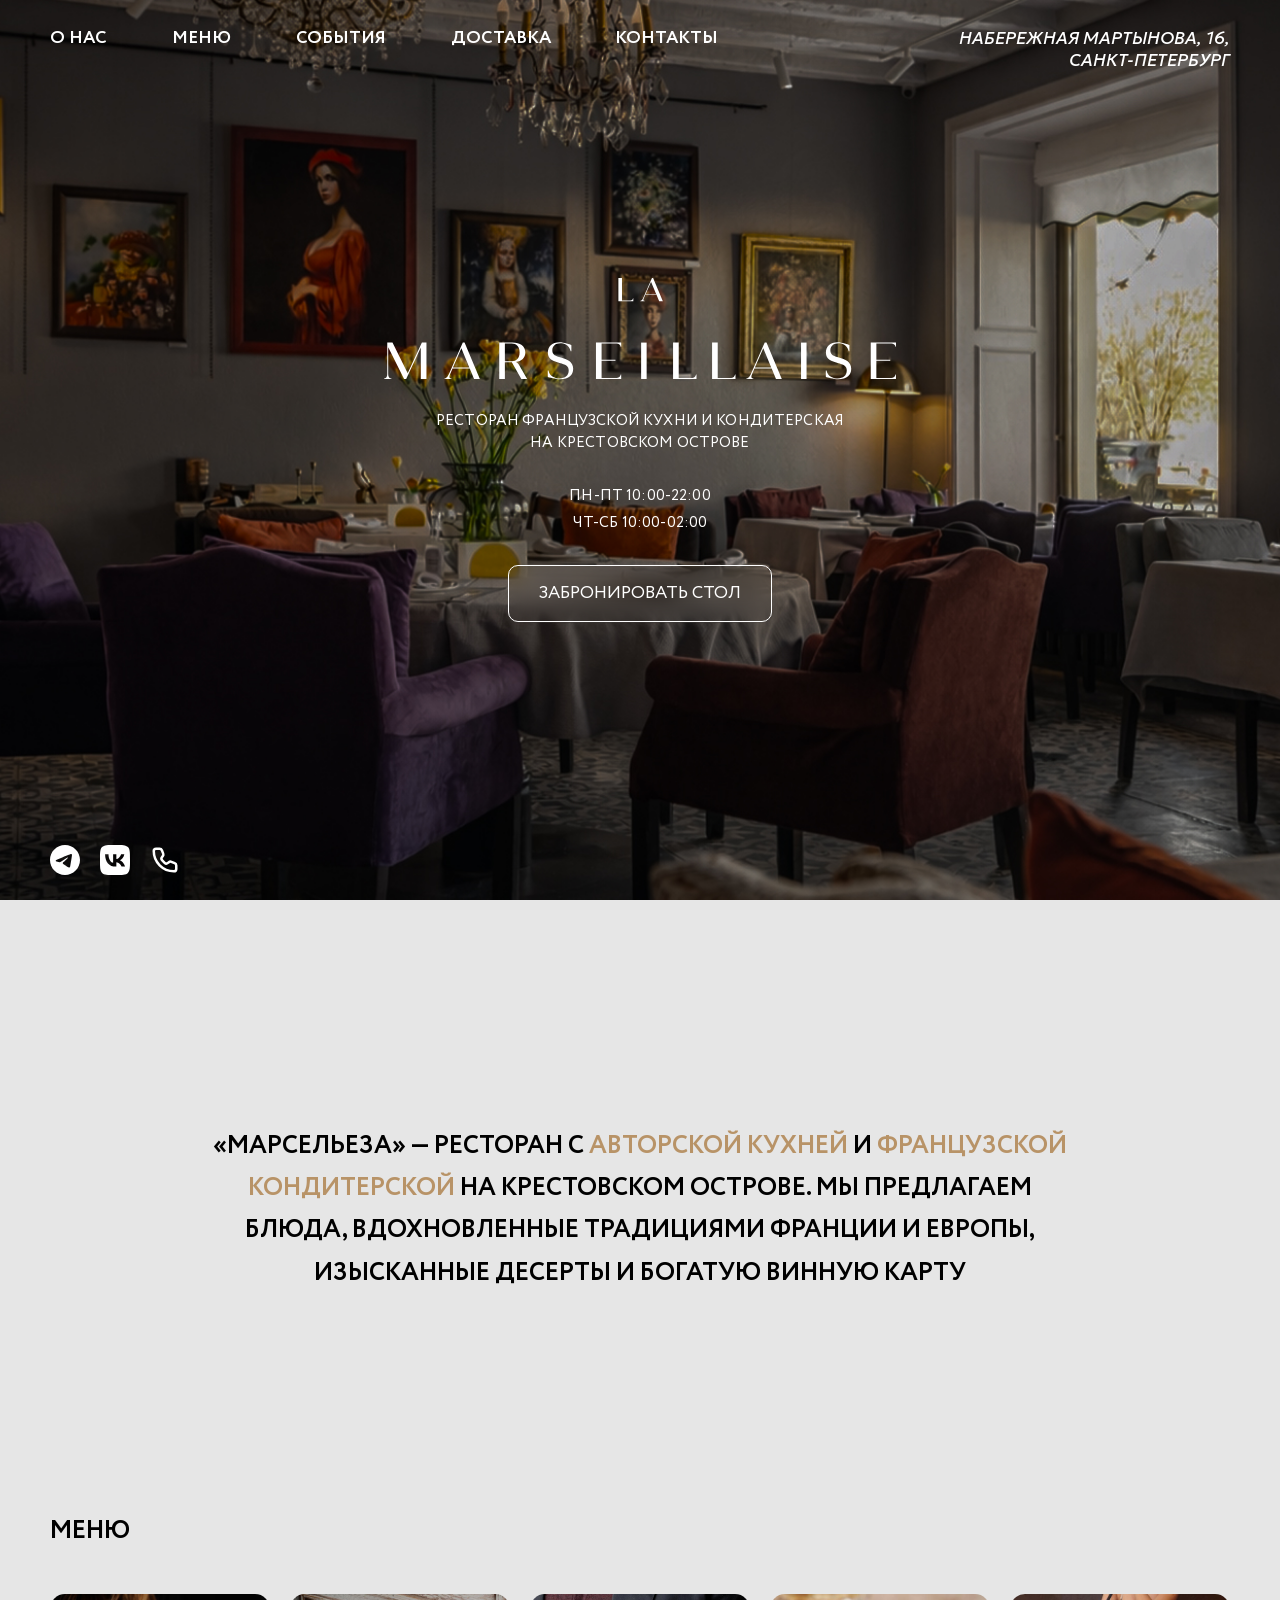
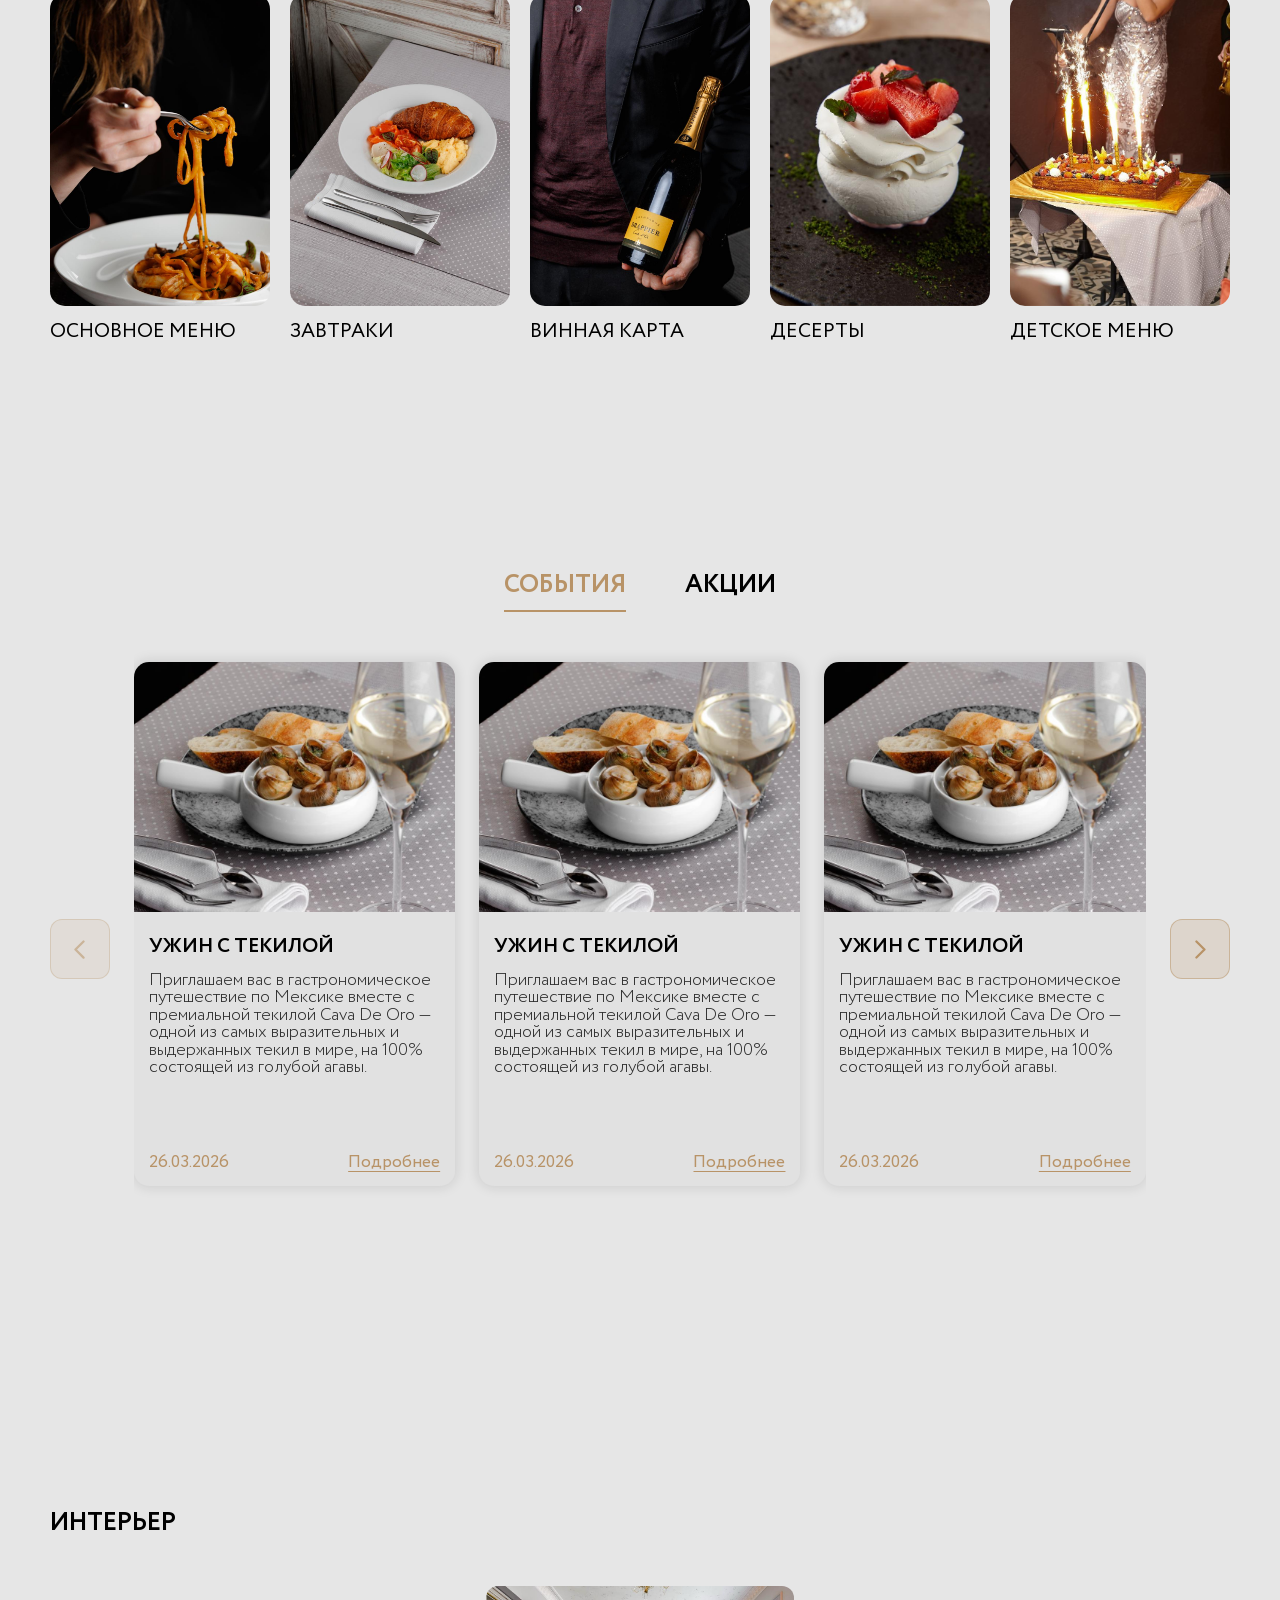
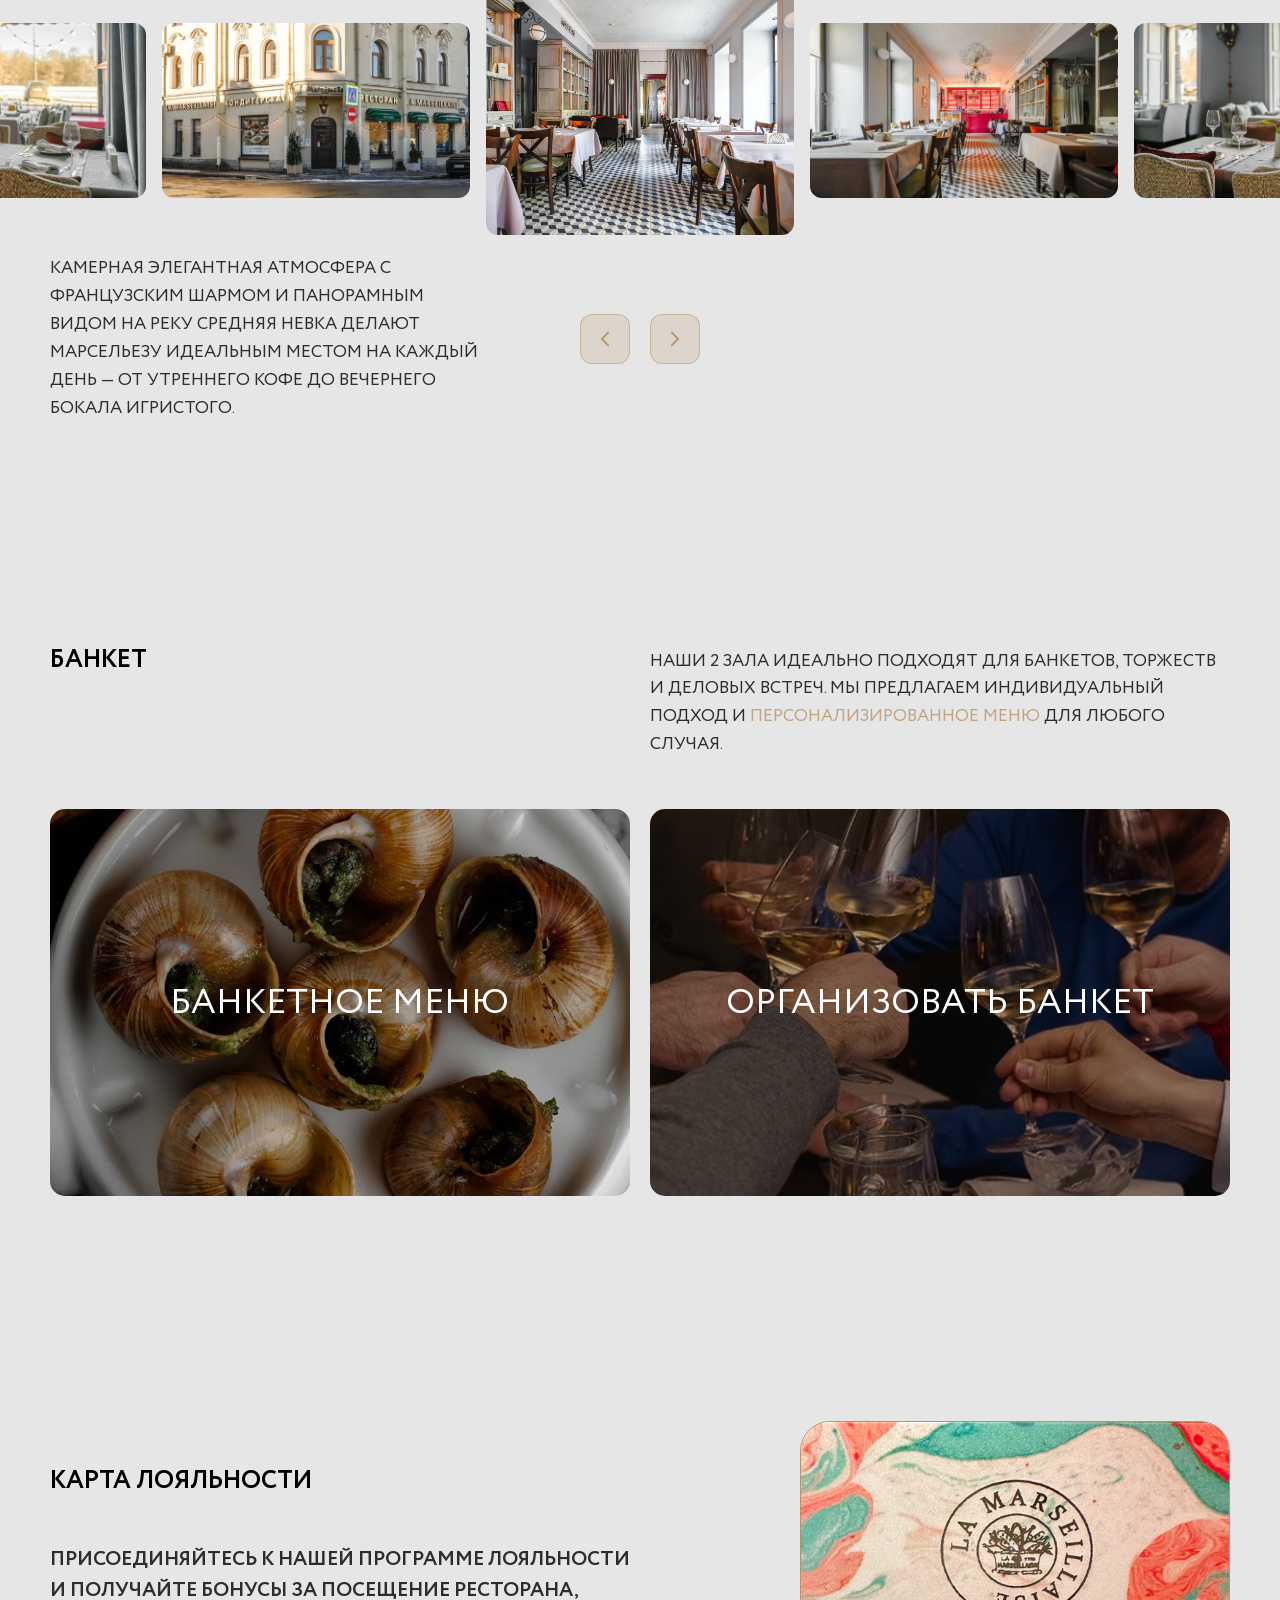
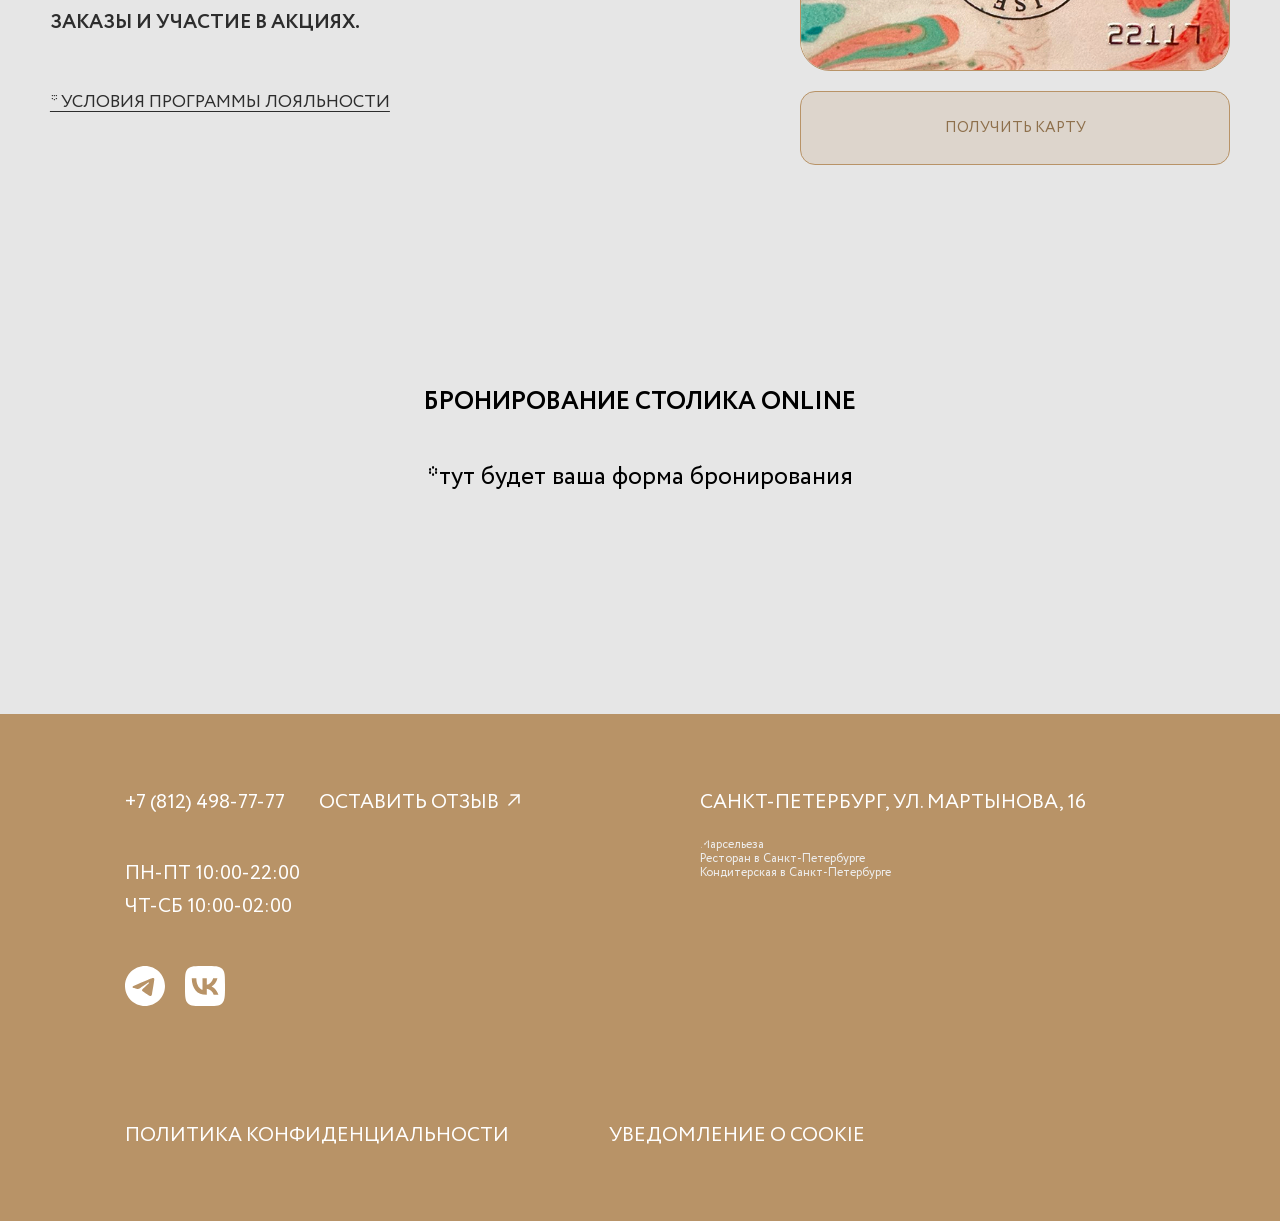
<file: index.html>
<!DOCTYPE html>
<html lang="ru">
<head>
    <meta charset="UTF-8"/>
    <meta name="viewport" content="width=device-width, initial-scale=1.0"/>
    <title>La Marsellaise</title>

    <link rel="stylesheet" href="./assets/libs/swiper/swiper-bundle.min.css"/>
    <link rel="stylesheet" href="./style.css"/>
    <script type="module" src="./script.js" defer></script>
</head>
<body>

<header>
    <div class="header container">
        <nav class="header__btns">
            <a href="#about" class="header__link">О нас</a>
            <a href="#menu" class="header__link">Меню</a>
            <a href="#events" class="header__link">События</a>
            <a href="tel:+78124987777" class="header__link">Доставка</a>
            <a href="#book" class="header__link">Контакты</a>
        </nav>
        <div class="header__contact">
            <a href="https://yandex.ru/maps/-/CLWCRCiI" target="_blank" rel="noopener" class="header__contact-link">
                Набережная Мартынова, 16,
            </a>
            <a href="https://yandex.ru/maps/-/CLWCRCiI" target="_blank" rel="noopener" class="header__contact-link">
                Санкт-Петербург
            </a>
        </div>
    </div>
</header>
<main>
    <section class="screen section" id="home">
        <div class="screen__bg" id="screen-bg">
            <img src="./assets/images/bg.jpg" alt="Фон"/>
        </div>
        <div class="screen__container">
            <div class="screen__logo">
                <img src="./assets/images/logo.svg" alt="Логотип"/>
            </div>
            <p class="screen__subtitle">Ресторан французской кухни и кондитерская на Крестовском острове</p>
            <div class="screen__time-block">
                <div class="screen__time">пн-пт 10:00-22:00</div>
                <div class="screen__time">чт-сб 10:00-02:00</div>
            </div>
            <a href="#book" class="screen__btn">Забронировать стол</a>
        </div>
        <div class="screen__down-block">
            <div class="screen__socials">
                <a href="" class="screen__socials-item">
                    <img src="./assets/images/tg.svg" alt="Telegram">
                </a>
                <a href="" class="screen__socials-item">
                    <img src="./assets/images/vk.svg" alt="VK">
                </a>
                <a href="" class="screen__socials-item">
                    <img src="./assets/images/phone.svg" alt="Звонок">
                </a>
            </div>
            <div class="screen__info">
                <a href="https://yandex.ru/maps/-/CLWCRCiI" target="_blank" rel="noopener" class="header__contact-link">
                    Набережная Мартынова, 16,
                </a>
                <a href="https://yandex.ru/maps/-/CLWCRCiI" target="_blank" rel="noopener" class="header__contact-link">
                    Санкт-Петербург
                </a>
            </div>
        </div>
    </section>
    <section class="description section container grid" id="about">
        <h1 class="description__text">
            «Марсельеза» — ресторан с <span class="gold">авторской кухней</span> и
            <span class="gold">французской кондитерской</span> на Крестовском острове. Мы предлагаем блюда,
            вдохновленные
            традициями Франции и Европы, изысканные десерты и богатую винную карту
        </h1>
    </section>
    <section class="menu section container" id="menu">
        <h2 class="menu__title title">Меню</h2>
        <ul class="menu__list">
            <li class="menu__item">
                <a class="menu__item-img" href="">
                    <img src="./assets/images/menu.jpg" alt="Меню">
                </a>
                <a href="" class="menu__item-name">основное меню</a>
            </li>
            <li class="menu__item">
                <a class="menu__item-img" href="">
                    <img src="./assets/images/menu2.jpg" alt="Меню">
                </a>
                <a href="" class="menu__item-name">завтраки</a>
            </li>
            <li class="menu__item">
                <a class="menu__item-img" href="">
                    <img src="./assets/images/menu3.jpg" alt="Меню">
                </a>
                <a href="" class="menu__item-name">винная карта</a>
            </li>
            <li class="menu__item">
                <a class="menu__item-img" href="">
                    <img src="./assets/images/menu4.jpg" alt="Меню">
                </a>
                <a href="" class="menu__item-name">десерты</a>
            </li>
            <li class="menu__item last">
                <a class="menu__item-img" href="">
                    <img src="./assets/images/menu5.jpg" alt="Меню">
                </a>
                <a href="" class="menu__item-name">детское меню</a>
            </li>
        </ul>
    </section>
    <section class="events section container" id="events">
        <div class="events__btns">
            <h2 class="title active events__part-btn" data-block="1">События</h2>
            <h2 class="title events__part-btn" data-block="2">Акции</h2>
        </div>
        <div data-block="1" class="events__slider events__slider-events active">
            <div class="swiper-events">
                <div class="swiper-wrapper">
                    <div class="swiper-slide">
                        <div class="events__slide-holder">
                            <div class="events__img">
                                <img src="./assets/images/event.jpg" alt="Еда"/>
                            </div>
                            <div class="events__content">
                                <h4 class="events__name">Ужин с текилой</h4>
                                <p class="events__description">Приглашаем вас в гастрономическое путешествие по Мексике
                                    вместе с премиальной текилой Cava De Oro — одной из самых выразительных и
                                    выдержанных текил в мире, на 100% состоящей из голубой агавы.</p>
                                <div class="events__footer">
                                    <span class="events__date">26.03.2026</span>
                                    <a href="https://vanyadr.github.io/la-marsellaise/event.html" target="_blank"
                                       class="events__link">Подробнее</a>
                                </div>
                            </div>
                        </div>
                    </div>
                    <div class="swiper-slide">
                        <div class="events__slide-holder">
                            <div class="events__img">
                                <img src="./assets/images/event.jpg" alt="Еда"/>
                            </div>
                            <div class="events__content">
                                <h4 class="events__name">Ужин с текилой</h4>
                                <p class="events__description">Приглашаем вас в гастрономическое путешествие по Мексике
                                    вместе с премиальной текилой Cava De Oro — одной из самых выразительных и
                                    выдержанных текил в мире, на 100% состоящей из голубой агавы.</p>
                                <div class="events__footer">
                                    <span class="events__date">26.03.2026</span>
                                    <a href="https://vanyadr.github.io/la-marsellaise/event.html" target="_blank"
                                       class="events__link">Подробнее</a>
                                </div>
                            </div>
                        </div>
                    </div>
                    <div class="swiper-slide">
                        <div class="events__slide-holder">
                            <div class="events__img">
                                <img src="./assets/images/event.jpg" alt="Еда"/>
                            </div>
                            <div class="events__content">
                                <h4 class="events__name">Ужин с текилой</h4>
                                <p class="events__description">Приглашаем вас в гастрономическое путешествие по Мексике
                                    вместе с премиальной текилой Cava De Oro — одной из самых выразительных и
                                    выдержанных текил в мире, на 100% состоящей из голубой агавы.</p>
                                <div class="events__footer">
                                    <span class="events__date">26.03.2026</span>
                                    <a href="https://vanyadr.github.io/la-marsellaise/event.html" target="_blank"
                                       class="events__link">Подробнее</a>
                                </div>
                            </div>
                        </div>
                    </div>
                    <div class="swiper-slide">
                        <div class="events__slide-holder">
                            <div class="events__img">
                                <img src="./assets/images/event.jpg" alt="Еда"/>
                            </div>
                            <div class="events__content">
                                <h4 class="events__name">Ужин с текилой</h4>
                                <p class="events__description">Приглашаем вас в гастрономическое путешествие по Мексике
                                    вместе с премиальной текилой Cava De Oro — одной из самых выразительных и
                                    выдержанных текил в мире, на 100% состоящей из голубой агавы.</p>
                                <div class="events__footer">
                                    <span class="events__date">26.03.2026</span>
                                    <a href="https://vanyadr.github.io/la-marsellaise/event.html" target="_blank"
                                       class="events__link">Подробнее</a>
                                </div>
                            </div>
                        </div>
                    </div>
                    <div class="swiper-slide">
                        <div class="events__slide-holder">
                            <div class="events__img">
                                <img src="./assets/images/event.jpg" alt="Еда"/>
                            </div>
                            <div class="events__content">
                                <h4 class="events__name">Ужин с текилой</h4>
                                <p class="events__description">Приглашаем вас в гастрономическое путешествие по Мексике
                                    вместе с премиальной текилой Cava De Oro — одной из самых выразительных и
                                    выдержанных текил в мире, на 100% состоящей из голубой агавы.</p>
                                <div class="events__footer">
                                    <span class="events__date">26.03.2026</span>
                                    <a href="https://vanyadr.github.io/la-marsellaise/event.html" target="_blank"
                                       class="events__link">Подробнее</a>
                                </div>
                            </div>
                        </div>
                    </div>
                    <div class="swiper-slide">
                        <div class="events__slide-holder">
                            <div class="events__img">
                                <img src="./assets/images/event.jpg" alt="Еда"/>
                            </div>
                            <div class="events__content">
                                <h4 class="events__name">Ужин с текилой</h4>
                                <p class="events__description">Приглашаем вас в гастрономическое путешествие по Мексике
                                    вместе с премиальной текилой Cava De Oro — одной из самых выразительных и
                                    выдержанных текил в мире, на 100% состоящей из голубой агавы.</p>
                                <div class="events__footer">
                                    <span class="events__date">26.03.2026</span>
                                    <a href="https://vanyadr.github.io/la-marsellaise/event.html" target="_blank"
                                       class="events__link">Подробнее</a>
                                </div>
                            </div>
                        </div>
                    </div>
                </div>
            </div>
            <button type="button" class="events__btn events swiper-button-prev">
                <img src="./assets/images/arrow.svg" alt="Предыдущее">
            </button>
            <button type="button" class="events__btn events swiper-button-next">
                <img src="./assets/images/arrow.svg" alt="Следующее">
            </button>
        </div>
        <div data-block="2" class="events__slider events__slider-sales">
            <div class="swiper-sales">
                <div class="swiper-wrapper">
                    <div class="swiper-slide">
                        <div class="events__slide-holder">
                            <div class="events__img">
                                <img src="./assets/images/menu3.jpg" alt="Еда"/>
                            </div>
                            <div class="events__content">
                                <h4 class="events__name">Скидка 10% на игристое по понедельникам</h4>
                                <p class="events__description">Приглашаем вас в гастрономическое путешествие по Мексике
                                    вместе с премиальной текилой Cava De Oro — одной из самых выразительных и
                                    выдержанных текил в мире, на 100% состоящей из голубой агавы.</p>
                                <div class="events__footer">
                                    <span class="events__date">26.03.2026</span>
                                    <a href="https://vanyadr.github.io/la-marsellaise/event.html" target="_blank"
                                       class="events__link">Подробнее</a>
                                </div>
                            </div>
                        </div>
                    </div>
                    <div class="swiper-slide">
                        <div class="events__slide-holder">
                            <div class="events__img">
                                <img src="./assets/images/menu3.jpg" alt="Еда"/>
                            </div>
                            <div class="events__content">
                                <h4 class="events__name">Скидка 10% на игристое по понедельникам</h4>
                                <p class="events__description">Приглашаем вас в гастрономическое путешествие по Мексике
                                    вместе с премиальной текилой Cava De Oro — одной из самых выразительных и
                                    выдержанных текил в мире, на 100% состоящей из голубой агавы.</p>
                                <div class="events__footer">
                                    <span class="events__date">26.03.2026</span>
                                    <a href="https://vanyadr.github.io/la-marsellaise/event.html" target="_blank"
                                       class="events__link">Подробнее</a>
                                </div>
                            </div>
                        </div>
                    </div>
                    <div class="swiper-slide">
                        <div class="events__slide-holder">
                            <div class="events__img">
                                <img src="./assets/images/menu3.jpg" alt="Еда"/>
                            </div>
                            <div class="events__content">
                                <h4 class="events__name">Скидка 10% на игристое по понедельникам</h4>
                                <p class="events__description">Приглашаем вас в гастрономическое путешествие по Мексике
                                    вместе с премиальной текилой Cava De Oro — одной из самых выразительных и
                                    выдержанных текил в мире, на 100% состоящей из голубой агавы.</p>
                                <div class="events__footer">
                                    <span class="events__date">26.03.2026</span>
                                    <a href="https://vanyadr.github.io/la-marsellaise/event.html" target="_blank"
                                       class="events__link">Подробнее</a>
                                </div>
                            </div>
                        </div>
                    </div>
                    <div class="swiper-slide">
                        <div class="events__slide-holder">
                            <div class="events__img">
                                <img src="./assets/images/menu3.jpg" alt="Еда"/>
                            </div>
                            <div class="events__content">
                                <h4 class="events__name">Скидка 10% на игристое по понедельникам</h4>
                                <p class="events__description">Приглашаем вас в гастрономическое путешествие по Мексике
                                    вместе с премиальной текилой Cava De Oro — одной из самых выразительных и
                                    выдержанных текил в мире, на 100% состоящей из голубой агавы.</p>
                                <div class="events__footer">
                                    <span class="events__date">26.03.2026</span>
                                    <a href="https://vanyadr.github.io/la-marsellaise/event.html" target="_blank"
                                       class="events__link">Подробнее</a>
                                </div>
                            </div>
                        </div>
                    </div>
                    <div class="swiper-slide">
                        <div class="events__slide-holder">
                            <div class="events__img">
                                <img src="./assets/images/menu3.jpg" alt="Еда"/>
                            </div>
                            <div class="events__content">
                                <h4 class="events__name">Скидка 10% на игристое по понедельникам</h4>
                                <p class="events__description">Приглашаем вас в гастрономическое путешествие по Мексике
                                    вместе с премиальной текилой Cava De Oro — одной из самых выразительных и
                                    выдержанных текил в мире, на 100% состоящей из голубой агавы.</p>
                                <div class="events__footer">
                                    <span class="events__date">26.03.2026</span>
                                    <a href="https://vanyadr.github.io/la-marsellaise/event.html" target="_blank"
                                       class="events__link">Подробнее</a>
                                </div>
                            </div>
                        </div>
                    </div>
                    <div class="swiper-slide">
                        <div class="events__slide-holder">
                            <div class="events__img">
                                <img src="./assets/images/menu3.jpg" alt="Еда"/>
                            </div>
                            <div class="events__content">
                                <h4 class="events__name">Скидка 10% на игристое по понедельникам</h4>
                                <p class="events__description">Приглашаем вас в гастрономическое путешествие по Мексике
                                    вместе с премиальной текилой Cava De Oro — одной из самых выразительных и
                                    выдержанных текил в мире, на 100% состоящей из голубой агавы.</p>
                                <div class="events__footer">
                                    <span class="events__date">26.03.2026</span>
                                    <a href="https://vanyadr.github.io/la-marsellaise/event.html" target="_blank"
                                       class="events__link">Подробнее</a>
                                </div>
                            </div>
                        </div>
                    </div>
                </div>
            </div>
            <button type="button" class="events__btn sales swiper-button-prev">
                <img src="./assets/images/arrow.svg" alt="Предыдущее">
            </button>
            <button type="button" class="events__btn sales swiper-button-next">
                <img src="./assets/images/arrow.svg" alt="Следующее">
            </button>
        </div>
    </section>
    <section class="interrior section">
        <h2 class="interrior__title container title">Интерьер</h2>
        <div class="swiper-interrior">
            <div class="swiper-wrapper">
                <div class="swiper-slide">
                    <img src="./assets/images/int1.jpg" alt="Интерьер"/>
                </div>
                <div class="swiper-slide">
                    <img src="./assets/images/int2.jpg" alt="Интерьер"/>
                </div>
                <div class="swiper-slide">
                    <img src="./assets/images/int3.jpg" alt="Интерьер"/>
                </div>
                <div class="swiper-slide">
                    <img src="./assets/images/int5.jpg" alt="Интерьер"/>
                </div>
                <div class="swiper-slide">
                    <img src="./assets/images/int1.jpg" alt="Интерьер"/>
                </div>
                <div class="swiper-slide">
                    <img src="./assets/images/int2.jpg" alt="Интерьер"/>
                </div>
                <div class="swiper-slide">
                    <img src="./assets/images/int3.jpg" alt="Интерьер"/>
                </div>
                <div class="swiper-slide">
                    <img src="./assets/images/int5.jpg" alt="Интерьер"/>
                </div>
                <div class="swiper-slide">
                    <img src="./assets/images/int1.jpg" alt="Интерьер"/>
                </div>
                <div class="swiper-slide">
                    <img src="./assets/images/int2.jpg" alt="Интерьер"/>
                </div>
                <div class="swiper-slide">
                    <img src="./assets/images/int3.jpg" alt="Интерьер"/>
                </div>
                <div class="swiper-slide">
                    <img src="./assets/images/int5.jpg" alt="Интерьер"/>
                </div>
            </div>
        </div>
        <div class="interrior__about container grid">
            <p class="interrior__text">Камерная элегантная атмосфера с французским шармом и панорамным видом на реку
                Средняя Невка делают Марсельезу идеальным местом на каждый день — от утреннего кофе до вечернего бокала
                игристого.</p>
            <button type="button" class="events__btn interrior swiper-button-prev">
                <img src="./assets/images/arrow.svg" alt="Предыдущее">
            </button>
            <button type="button" class="events__btn interrior swiper-button-next">
                <img src="./assets/images/arrow.svg" alt="Следующее">
            </button>
        </div>
    </section>
    <section class="banket container section grid">
        <h2 class="banket__title title">Банкет</h2>
        <p class="banket__text">наши 2 зала идеально подходят для банкетов, торжеств и деловых встреч. Мы предлагаем
            индивидуальный подход и <span class="gold">персонализированное меню</span> для любого случая.</p>
        <a href="" class="banket__link left">
            <img src="./assets/images/bank1.jpg" alt="">
            <span class="banket__link-text">БАНКЕТНОЕ МЕНЮ</span>
        </a>
        <a href="" class="banket__link right">
            <img src="./assets/images/bank2.png" alt="">
            <span class="banket__link-text">ОРГАНИЗОВАТЬ БАНКЕТ</span>
        </a>
    </section>
    <section class="loyal container section grid">
        <div class="loyal__info">
            <h2 class="loyal__title title">КАРТА ЛОЯЛЬНОСТИ</h2>
            <p class="loyal__text">Присоединяйтесь к нашей программе лояльности и получайте бонусы за посещение
                ресторана, заказы и участие в акциях.</p>
            <a href="" class="loyal__doc">* условия программы лояльности</a>
        </div>
        <div class="loyal__card">
            <div class="loyal__img">
                <img src="./assets/images/card.jpg" alt="">
            </div>
            <button type="button" class="loyal__btn">ПОЛУЧИТЬ КАРТУ</button>
        </div>
    </section>
    <section class="book container section" id="book">
        <h2 class="book__title title">бронирование столика online</h2>
        <p style="text-align: center">*тут будет ваша форма бронирования</p>
    </section>
</main>
<footer>
    <div class="footer container grid">
        <div class="footer__info">
            <div class="footer__info-block">
                <div class="footer__phone">
                    <a href="tel:+78124987777">+7 (812) 498-77-77</a>
                </div>
                <p class="footer__time">пн-пт 10:00-22:00</p>
                <p class="footer__time last">чт-сб 10:00-02:00</p>
                <div class="footer__social">
                    <div>
                        <img src="./assets/images/tg.svg" alt="Телеграм">
                    </div>
                    <div>
                        <img src="./assets/images/vk.svg" alt="ВК">
                    </div>
                </div>
            </div>
            <div class="footer__review">
                <a href="" class="footer__review-link">оставить отзыв</a>
            </div>
        </div>
        <div class="footer__map">
            <div class="footer__address">
                <a href="">Санкт-Петербург, ул. Мартынова, 16</a>
            </div>
            <div class="footer__y-map">
                <div style="position:relative;overflow:hidden;width: 100%"><a
                        href="https://yandex.ru/maps/org/marselyeza/1046329109/?utm_medium=mapframe&utm_source=maps"
                        style="color:#eee;font-size:12px;position:absolute;top:0px;">Марсельеза</a><a
                        href="https://yandex.ru/maps/2/saint-petersburg/category/restaurant/184106394/?utm_medium=mapframe&utm_source=maps"
                        style="color:#eee;font-size:12px;position:absolute;top:14px;">Ресторан в Санкт‑Петербурге</a><a
                        href="https://yandex.ru/maps/2/saint-petersburg/category/confectionary/184108017/?utm_medium=mapframe&utm_source=maps"
                        style="color:#eee;font-size:12px;position:absolute;top:28px;">Кондитерская в
                    Санкт‑Петербурге</a>
                    <iframe src="https://yandex.ru/map-widget/v1/?ll=30.260820%2C59.974401&mode=search&oid=1046329109&ol=biz&z=17.01"
                            width="100%" height="100%" frameborder="1" allowfullscreen="true"
                            style="position:relative;"></iframe>
                </div>
            </div>
        </div>
        <div class="footer__sub">
            <a href="" class="footer__doc">Политика конфиденциальности</a>
            <a href="" class="footer__doc">уведомление о cookie</a>
        </div>
    </div>
</footer>
</body>
</html>
</file>
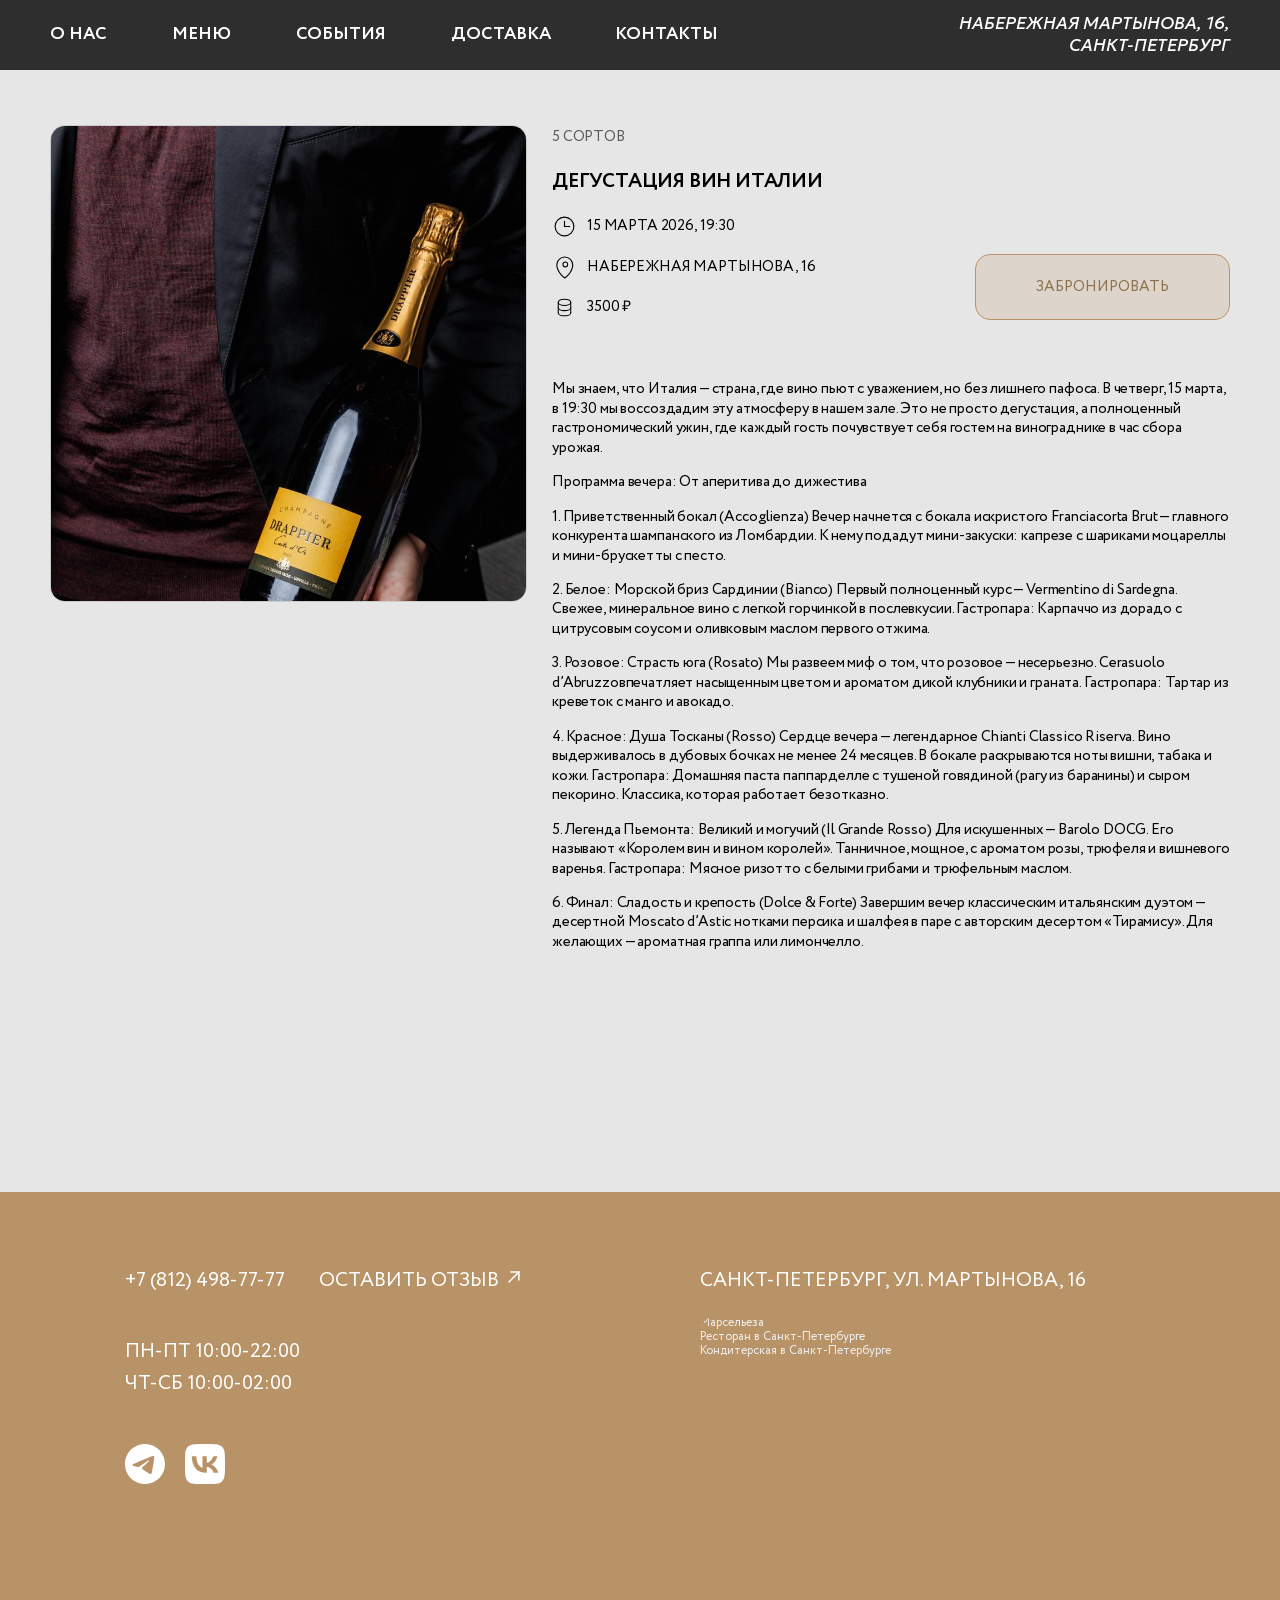
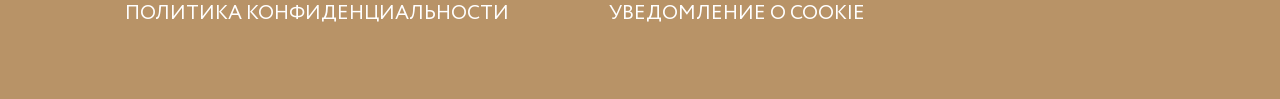
<file: event.html>
<!DOCTYPE html>
<html lang="ru">
<head>
    <meta charset="UTF-8"/>
    <meta name="viewport" content="width=device-width, initial-scale=1.0"/>
    <title>La Marsellaise</title>

    <link rel="stylesheet" href="./assets/libs/swiper/swiper-bundle.min.css"/>
    <link rel="stylesheet" href="./style.css"/>
</head>
<body>

<header class="scrolled">
    <div class="header container">
        <nav class="header__btns">
            <a href="#about" class="header__link">О нас</a>
            <a href="#menu" class="header__link">Меню</a>
            <a href="#events" class="header__link">События</a>
            <a href="tel:+78124987777" class="header__link">Доставка</a>
            <a href="#book" class="header__link">Контакты</a>
        </nav>
        <div class="header__contact">
            <a href="https://yandex.ru/maps/-/CLWCRCiI" target="_blank" rel="noopener" class="header__contact-link">
                Набережная Мартынова, 16,
            </a>
            <a href="https://yandex.ru/maps/-/CLWCRCiI" target="_blank" rel="noopener" class="header__contact-link">
                Санкт-Петербург
            </a>
        </div>
    </div>
</header>
<main>
    <section class="singleEvent container section">
        <div class="EventGrid">
            <div class="singleEvent__img">
                <img src="./assets/images/menu3.jpg" alt="Дегустация вин Италии">
            </div>
            <div class="singleEvent__content">
                <h2 class="singleEvent__subtitle">5 cортов</h2>
                <h1 class="singleEvent__title">Дегустация вин Италии</h1>
                <div class="singleEvent__info">
                    <ul class="singleEvent__list">
                        <li class="singleEvent__item">
                            <div class="singleEvent__icon">
                                <img src="./assets/images/time.svg" alt="">
                            </div>
                            <p class="singleEvent__param">15 марта 2026, 19:30</p>
                        </li>
                        <li class="singleEvent__item">
                            <div class="singleEvent__icon">
                                <img src="./assets/images/location.svg" alt="">
                            </div>
                            <p class="singleEvent__param">Набережная Мартынова, 16</p>
                        </li>
                        <li class="singleEvent__item">
                            <div class="singleEvent__icon">
                                <img src="./assets/images/price.svg" alt="">
                            </div>
                            <p class="singleEvent__param">3500 ₽</p>
                        </li>
                    </ul>
                    <a href=""
                       class="singleEvent__book btn">ЗАБРОНИРОВАТЬ</a>
                </div>

                <p class="singleEvent__description">Мы знаем, что Италия — страна, где вино пьют с уважением, но без
                    лишнего пафоса. В четверг, 15 марта, в 19:30 мы воссоздадим эту атмосферу в нашем зале. Это не
                    просто дегустация, а полноценный гастрономический ужин, где каждый гость почувствует себя гостем на
                    винограднике в час сбора урожая.</p>
                <p class="singleEvent__description">Программа вечера: От аперитива до дижестива</p>
                <p class="singleEvent__description">1. Приветственный бокал (Accoglienza) Вечер начнется с бокала
                    искристого Franciacorta Brut —
                    главного конкурента шампанского из Ломбардии. К нему подадут мини-закуски: капрезе с шариками
                    моцареллы и мини-брускетты с песто.</p>
                <p class="singleEvent__description">2. Белое: Морской бриз Сардинии (Bianco) Первый полноценный курс
                    — Vermentino di Sardegna. Свежее,
                    минеральное вино с легкой горчинкой в послевкусии. Гастропара: Карпаччо из дорадо с цитрусовым
                    соусом и оливковым маслом первого отжима.</p>
                <p class="singleEvent__description">3. Розовое: Страсть юга (Rosato) Мы развеем миф о том, что розовое —
                    несерьезно. Cerasuolo
                    d’Abruzzoвпечатляет насыщенным цветом и ароматом дикой клубники и граната. Гастропара: Тартар из
                    креветок с манго и авокадо.</p>
                <p class="singleEvent__description">4. Красное: Душа Тосканы (Rosso) Сердце вечера — легендарное Chianti
                    Classico Riserva. Вино
                    выдерживалось в дубовых бочках не менее 24 месяцев. В бокале раскрываются ноты вишни, табака и
                    кожи. Гастропара: Домашняя паста паппарделле с тушеной говядиной (рагу из баранины) и сыром
                    пекорино. Классика, которая работает безотказно.</p>
                <p class="singleEvent__description">5. Легенда Пьемонта: Великий и могучий (Il Grande Rosso) Для
                    искушенных — Barolo DOCG. Его называют
                    «Королем вин и вином королей». Танничное, мощное, с ароматом розы, трюфеля и вишневого
                    варенья. Гастропара: Мясное ризотто с белыми грибами и трюфельным маслом.</p>
                <p class="singleEvent__description">6. Финал: Сладость и крепость (Dolce & Forte) Завершим вечер
                    классическим итальянским дуэтом —
                    десертной Moscato d’Astiс нотками персика и шалфея в паре с авторским десертом «Тирамису». Для
                    желающих — ароматная граппа или лимончелло.</p>
            </div>
        </div>
    </section>
</main>
<footer>
    <div class="footer container grid">
        <div class="footer__info">
            <div class="footer__info-block">
                <div class="footer__phone">
                    <a href="tel:+78124987777">+7 (812) 498-77-77</a>
                </div>
                <p class="footer__time">пн-пт 10:00-22:00</p>
                <p class="footer__time last">чт-сб 10:00-02:00</p>
                <div class="footer__social">
                    <div>
                        <img src="./assets/images/tg.svg" alt="Телеграм">
                    </div>
                    <div>
                        <img src="./assets/images/vk.svg" alt="ВК">
                    </div>
                </div>
            </div>
            <div class="footer__review">
                <a href="" class="footer__review-link">оставить отзыв</a>
            </div>
        </div>
        <div class="footer__map">
            <div class="footer__address">
                <a href="">Санкт-Петербург, ул. Мартынова, 16</a>
            </div>
            <div class="footer__y-map">
                <div style="position:relative;overflow:hidden;width: 100%"><a
                        href="https://yandex.ru/maps/org/marselyeza/1046329109/?utm_medium=mapframe&utm_source=maps"
                        style="color:#eee;font-size:12px;position:absolute;top:0px;">Марсельеза</a><a
                        href="https://yandex.ru/maps/2/saint-petersburg/category/restaurant/184106394/?utm_medium=mapframe&utm_source=maps"
                        style="color:#eee;font-size:12px;position:absolute;top:14px;">Ресторан в Санкт‑Петербурге</a><a
                        href="https://yandex.ru/maps/2/saint-petersburg/category/confectionary/184108017/?utm_medium=mapframe&utm_source=maps"
                        style="color:#eee;font-size:12px;position:absolute;top:28px;">Кондитерская в
                    Санкт‑Петербурге</a>
                    <iframe src="https://yandex.ru/map-widget/v1/?ll=30.260820%2C59.974401&mode=search&oid=1046329109&ol=biz&z=17.01"
                            width="100%" height="100%" frameborder="1" allowfullscreen="true"
                            style="position:relative;"></iframe>
                </div>
            </div>
        </div>
        <div class="footer__sub">
            <a href="" class="footer__doc">Политика конфиденциальности</a>
            <a href="" class="footer__doc">уведомление о cookie</a>
        </div>
    </div>
</footer>
</body>
</html>
</file>
<file: style.css>
/* Шрифты */
@font-face {
    font-family: 'Circe';
    src: url('./assets/fonts/circe_bold.eot'); /* IE 9 Compatibility Mode */
    src: url('./assets/fonts/circe_bold.eot?#iefix') format('embedded-opentype'), /* IE < 9 */ url('./assets/fonts/circe_bold.woff2') format('woff2'), /* Super Modern Browsers */ url('./assets/fonts/circe_bold.woff') format('woff');
    font-weight: bold;
    font-style: normal;
    font-display: swap;
}

@font-face {
    font-family: 'Circe';
    src: url('./assets/fonts/circe_light.eot'); /* IE 9 Compatibility Mode */
    src: url('./assets/fonts/circe_light.eot?#iefix') format('embedded-opentype'), /* IE < 9 */ url('./assets/fonts/circe_light.woff2') format('woff2'), /* Super Modern Browsers */ url('./assets/fonts/circe_light.woff') format('woff');
    font-weight: 300;
    font-style: normal;
    font-display: swap;
}

@font-face {
    font-family: 'Circe';
    src: url('./assets/fonts/circe.eot'); /* IE 9 Compatibility Mode */
    src: url('./assets/fonts/circe.eot?#iefix') format('embedded-opentype'), /* IE < 9 */ url('./assets/fonts/circe.woff2') format('woff2'), /* Super Modern Browsers */ url('./assets/fonts/circe.woff') format('woff');
    font-weight: normal;
    font-style: normal;
    font-display: swap;
}

@font-face {
    font-family: 'Geologica';
    src: url('./assets/fonts/geologica-italic.eot'); /* IE 9 Compatibility Mode */
    src: url('./assets/fonts/geologica-italic.eot?#iefix') format('embedded-opentype'), /* IE < 9 */ url('./assets/fonts/geologica-italic.woff2') format('woff2'), /* Super Modern Browsers */ url('./assets/fonts/geologica-italic.woff') format('woff');
    font-weight: normal;
    font-style: italic;
    font-display: swap;
}

/* Сброс стилей */
* {
    padding: 0;
    margin: 0;
    border: 0;
}

*,
*:before,
*:after {
    -moz-box-sizing: border-box;
    -webkit-box-sizing: border-box;
    box-sizing: border-box;
}

:focus,
:active {
    outline: none;
}

a:focus,
a:active {
    outline: none;
}

nav,
footer,
header,
aside {
    display: block;
}

html,
body {
    height: 100%;
    width: 100%;
    font-size: 100%;
    line-height: 1;
    -ms-text-size-adjust: 100%;
    -moz-text-size-adjust: 100%;
    -webkit-text-size-adjust: 100%;
}

input,
button,
textarea {
    font-family: inherit;
}

input::-ms-clear {
    display: none;
}

button {
    cursor: pointer;
}

button::-moz-focus-inner {
    padding: 0;
    border: 0;
}

a,
a:visited {
    text-decoration: none;
}

a:hover {
    text-decoration: none;
}

ul li {
    list-style: none;
}

img {
    vertical-align: top;
}

h1,
h2,
h3,
h4,
h5,
h6 {
    font-size: inherit;
    font-weight: inherit;
}

a {
    color: inherit;
}

/* Базовые стили */
:root {
    font-synthesis: none;
    text-rendering: optimizeLegibility;
    -webkit-font-smoothing: antialiased;
    -moz-osx-font-smoothing: grayscale;
}

html {
    font-size: 20px;
    line-height: normal;
    -webkit-text-size-adjust: 100%;
    overflow-y: scroll;
    scroll-behavior: smooth;
}

@media (max-width: 1800px) {
    html {
        font-size: 20px;
    }
}

@media (max-width: 1400px) {
    html {
        font-size: 1.95vw;
    }
}

@media (max-width: 1024px) {
    html {
        font-size: 2.6vw;
    }
}

@media (max-width: 768px) {
    html {
        font-size: 5.33vw;
    }
}

@media (max-width: 1800px) {
}

@media (max-width: 1400px) {
}

@media (max-width: 1024px) {
}

@media (max-width: 768px) {
}

body {
    background-color: #e6e6e6;
    color: #000;
    font-family: "Circe", sans-serif;
    scrollbar-gutter: stable;
}

.container {
    max-width: 84rem;
    margin: 0 auto;
}

@media (max-width: 1800px) {
    .container {
        max-width: 64rem;
    }
}

@media (max-width: 1400px) {
    .container {
        max-width: none;
        margin: 0;
        padding: 0 2rem;
    }
}

@media (max-width: 768px) {
    .container {
        padding: 0 .8rem;
    }
}

.section {
    margin-bottom: 9rem;
}

@media (max-width: 768px) {
    .section {
        margin-bottom: 7rem;
    }
}

.grid {
    display: grid;
    grid-template-columns: repeat(8, 1fr);
    column-gap: 1rem;
}

@media (max-width: 1400px) {
    .grid {
        column-gap: .8rem;
    }
}

@media (max-width: 768px) {
    .grid {
        grid-template-columns: repeat(4, 1fr);
        column-gap: .4rem;
    }
}

.gold {
    color: #b89367;
}

.title {
    font-weight: 700;
    font-size: 1.6rem;
    line-height: 100%;
    text-transform: uppercase;
    color: #000;
    margin-bottom: 2rem;
}

@media (max-width: 1800px) {
    .title {
        font-size: 1.2rem;
    }
}

@media (max-width: 1400px) {
    .title {
        font-size: 1rem;
    }
}

@media (max-width: 1024px) {
    .title {
        font-size: .8rem;
        margin-bottom: 1.2rem;
    }
}

@media (max-width: 768px) {
    .title {
        grid-column: 1/-1;
    }
}


img {
    width: 100%;
    height: 100%;
    object-fit: contain;
}

svg {
    width: 100%;
    height: auto;
}

main {
    overflow: hidden;
}

[id] {
    scroll-margin-top: 5rem;
}

@keyframes appearHeader {
    from {
        transform: translateY(-100%);
    }
    to {
        transform: translateY(0);
    }
}

@keyframes appearLogo {
    from {
        opacity: 0;
    }
    to {
        opacity: 1;
    }
}

@keyframes appearBtn {
    from {
        opacity: 0;
        transform: translateY(100%);
    }
    to {
        opacity: 1;
        transform: translateY(0);
    }
}

@keyframes appearMobile {
    from {
        transform: translateX(200%);
    }
    to {
        transform: translateX(0);
    }
}

/* Шапка */
header {
    position: fixed;
    width: 100%;
    top: 0;
    overflow: hidden;
    z-index: 1;
    transform: translateY(-100%);
    transition: background-color 0.2s;
    animation: appearHeader 0.5s ease 0.5s forwards;
}

header.scrolled {
    background: rgba(0, 0, 0, 0.8);
    z-index: 2;
}

header.scrolled .header {
    padding-top: 0.8rem;
    padding-bottom: 0.8rem;
    align-items: center;
}

@media (max-width: 1800px) {
    header.scrolled .header {
        padding-top: 0.6rem;
        padding-bottom: 0.6rem;
    }
}

@media (max-width: 768px) {
    header.scrolled .header {
        padding-top: 0.4rem;
        padding-bottom: 0.4rem;
    }
}

.header {
    padding-top: 1.2rem;
    padding-bottom: 1.2rem;
    display: flex;
    align-items: flex-start;
    justify-content: space-between;
    transition: padding 0.2s;
}

.header__btns {
    display: flex;
    align-items: center;
    gap: 3.5rem;
}

@media (max-width: 1800px) {
    .header__btns {
        gap: 2.6rem;
    }
}

@media (max-width: 1024px) {
    .header__btns {
        gap: 1.6rem;
    }
}

@media (max-width: 768px) {
    .header__btns {
        gap: .6rem;
        justify-content: space-between;
        width: 100%;
    }
}

.header__link:hover,
.header__contact-link:hover {
    color: #b89367;
}

.header__link,
.header__contact-link {
    display: block;
    color: #fff;
    font-size: 1rem;
    text-transform: uppercase;
    font-weight: 700;
    transition: color 0.2s;
}

.header__contact-link {
    font-weight: 400;
    font-family: 'Geologica', sans-serif;
    font-style: italic;
}

@media (max-width: 1800px) {
    .header__link,
    .header__contact-link {
        font-size: 0.7rem;
    }
}

@media (max-width: 1024px) {
    .header__link,
    .header__contact-link {
        font-size: 0.6rem;
    }
}

.header__contact {
    display: flex;
    flex-direction: column;
    align-items: flex-end;
    gap: 0.2rem;
}

@media (max-width: 768px) {
    .header__contact {
        display: none;
    }
}

/* Первый экран */
.screen {
    height: 100vh;
    position: relative;
    overflow: hidden;
}

.screen__container {
    display: flex;
    flex-direction: column;
    justify-content: center;
    align-items: center;
    gap: 2rem;
    position: absolute;
    width: 100%;
    height: 100%;
}

@media (max-width: 1800px) {
    .screen__container {
        gap: 1.2rem;
    }
}

.screen__bg {
    position: absolute;
    width: 100%;
    height: 100%;
    background: #000;
}

.screen__bg img {
    object-fit: cover;
}

.screen__logo {
    width: 20.5rem;
    opacity: 0;
    animation: appearLogo 1s ease 1s forwards;
}

@media (max-width: 1024px) {
    .screen__logo {
        width: 14.5rem;
    }
}

.screen__subtitle, .screen__time {
    width: 20.5rem;
    font-weight: 400;
    font-size: .8rem;
    line-height: 150%;
    letter-spacing: 0.01em;
    text-transform: uppercase;
    text-align: center;
    color: #fff;
    opacity: 0;
    animation: appearLogo 1s ease 1s forwards;
}

@media (max-width: 1800px) {
    .screen__subtitle, .screen__time {
        font-size: .6rem;
    }
}

@media (max-width: 1024px) {
    .screen__subtitle, .screen__time {
        width: 14.5rem;
    }
}

.screen__time-block {
    display: flex;
    flex-direction: column;
    align-items: center;
    gap: .2rem;
}

.screen__btn:hover {
    color: rgba(255, 255, 255, 0.8);
    border-color: rgba(255, 255, 255, 0.8);
}

.screen__btn:active {
    color: #7e7e7e;
    border-color: #7e7e7e;
}

.screen__btn {
    display: block;
    color: #fff;
    padding: .7rem 2.4rem;
    border-radius: 0.6rem;
    border: 1px solid #fff;
    -webkit-backdrop-filter: blur(10px);
    backdrop-filter: blur(10px);
    font-size: .6rem;
    font-style: normal;
    font-weight: 400;
    line-height: normal;
    text-transform: uppercase;
    opacity: 0;
    cursor: pointer;
    animation: appearLogo 1s ease 1s forwards;
    transition: color 0.2s, border-color 0.2s;
}

@media (max-width: 1800px) {
    .screen__btn {
        border-radius: 0.4rem;
        padding: 0.6rem 1.2rem;
        font-size: 0.7rem;
    }
}

@media (max-width: 1024px) {
    .screen__btn {
        font-size: 0.6rem;
    }
}

.screen__down-block {
    position: absolute;
    width: 100%;
    bottom: 0;
    display: flex;
    align-items: flex-end;
    justify-content: space-between;
    padding: 2rem calc((100% - 84rem) * 0.5);
    opacity: 0;
    transform: translateY(100%);
    animation: appearBtn 0.5s ease 1.5s forwards;
}

@media (max-width: 1800px) {
    .screen__down-block {
        padding: 2rem calc((100% - 64rem) * 0.5);
    }
}

@media (max-width: 1400px) {
    .screen__down-block {
        padding: 1rem 2rem;
    }
}

@media (max-width: 768px) {
    .screen__down-block {
        padding: 1rem .8rem;
    }
}

.screen__socials {
    display: flex;
    align-items: center;
    gap: 1rem;
}

@media (max-width: 1800px) {
}

@media (max-width: 1400px) {
    .screen__socials {
        gap: .8rem;
    }
}

@media (max-width: 1024px) {
    .screen__socials {
        gap: .6rem;
    }
}

.screen__socials-item {
    display: block;
    width: 1.6rem;
    height: 1.6rem;
}

@media (max-width: 1400px) {
    .screen__socials-item {
        width: 1.2rem;
        height: 1.2rem;
    }
}

.screen__info {
    display: none;
}

@media (max-width: 768px) {
    .screen__info {
        display: flex;
        flex-direction: column;
        align-items: flex-end;
        gap: 0.2rem;
    }
}

/*Описание*/
.description__text {
    grid-column: 2/8;
    font-weight: 700;
    font-size: 1.6rem;
    line-height: 170%;
    text-transform: uppercase;
    text-align: center;
    color: #000;
}

@media (max-width: 1800px) {
    .description__text {
        font-size: 1.2rem;
    }
}

@media (max-width: 1400px) {
    .description__text {
        font-size: 1rem;
    }
}

@media (max-width: 1024px) {
    .description__text {
        font-size: .8rem;
    }
}

@media (max-width: 768px) {
    .description__text {
        grid-column: 1/-1;
    }
}

/*Меню*/

.menu__list {
    display: grid;
    grid-template-columns: repeat(5, 1fr);
    grid-template-rows: 24rem;
    gap: 1rem;
}

.menu__item {
    display: flex;
    align-items: flex-end;
    gap: 1rem;
    height: 100%;
    overflow: hidden;
    position: relative;
}

.menu__item-img img {
    object-fit: cover;
}

.menu__item-img {
    display: block;
    position: absolute;
    top: 0;
    left: 0;
    width: 100%;
    overflow: hidden;
    border-radius: 0.6rem;
    height: 21.4rem;
    transition: height 0.2s;
}

.menu__item-name {
    font-weight: 400;
    font-size: 1rem;
    line-height: 160%;
    text-transform: uppercase;
    transition: color 0.2s;
}

.menu__item-name:hover {
    color: #b89367;
}

.menu__item-img:hover {
    height: 24rem;
}

@media (max-width: 1800px) {
    .menu__list {
        grid-template-rows: 18rem;
    }

    .menu__item-img {
        height: 15.7rem;
    }

    .menu__item-img:hover {
        height: 18rem;
    }
}

@media (max-width: 1400px) {
    .menu__list {
        grid-template-rows: 14.2rem;
        gap: .8rem;
    }

    .menu__item {
        gap: .8rem;
    }

    .menu__item-img {
        height: 12.5rem;
    }

    .menu__item-name {
        font-size: .8rem;
    }

    .menu__item-img:hover {
        height: 14.2rem;
    }
}

@media (max-width: 1024px) {
    .menu__list {
        grid-template-rows: 11.8rem;
        gap: .4rem;
    }

    .menu__item {
        gap: .4rem;
    }

    .menu__item-img {
        height: 10rem;
    }

    .menu__item-name {
        font-size: .6rem;
    }

    .menu__item-img:hover {
        height: 11.8rem;
    }
}

@media (max-width: 768px) {
    .menu__list {
        grid-template-columns: repeat(2, 1fr);
        grid-template-rows: repeat(3, 12.5rem);
        column-gap: .4rem;
        row-gap: 1.2rem;
    }

    .menu__item-img {
        height: 11rem;
    }

    .menu__item-name:hover {
        color: #000;
    }

    .menu__item-img:hover {
        height: 11rem;
    }

    .menu__item.last {
        grid-column: 1/-1;
    }
}

/* Блок События */
.events .title {
    cursor: pointer;
    transition: color 0.2s;
    margin-bottom: 0;
}

.events .title:hover {
    color: #b89367;
}

.swiper-events, .swiper-sales {
    overflow: hidden;
    padding: 2rem 0 4rem;
}


.events__slider {
    position: relative;
    padding: 0 calc(2.4rem + 24px);
    display: none;
}

.events__slider.active {
    display: block;
}

.events__btns {
    display: flex;
    align-items: flex-start;
    gap: 2.4rem;
    justify-content: center;
}

.events__btns .title.active {
    color: #b89367;
    border-bottom: 2px solid #b89367;
    padding-bottom: .5rem;
}

.events__slider .events__btn.swiper-button-prev,
.events__slider .events__btn.swiper-button-next {
    position: absolute;
    top: 50%;
    cursor: pointer;
    display: block;
    width: 2.4rem;
    height: 2.4rem;
    padding: 0.7rem;
    margin: 0;
    z-index: 0;
    border-radius: 12px;
    background: rgba(184, 147, 103, 0.2);
    border: 1px solid rgba(184, 147, 103, 0.5);
}

.events__btn .swiper-navigation-icon {
    display: none;
}

.events__slider .events__btn.swiper-button-next {
    left: auto;
    right: 0;
    transform: translate(0, -50%);
}

.events__slider .events__btn.swiper-button-prev {
    right: auto;
    left: 0;
    transform: translate(0, -50%);
}

.events__slider .events__btn.swiper-button-next img {
    transform: rotate(180deg);
}

.events__slider .events__btn.swiper-button-next.swiper-button-disabled,
.events__slider .events__btn.swiper-button-prev.swiper-button-disabled {
    opacity: .6;
}

.events__slide-holder {
    border-radius: 0.6rem;
    background: rgba(203, 203, 204, 0.2);
    display: grid;
    grid-template-rows: 10rem 7rem;
    gap: 1rem;
    overflow: hidden;
    box-shadow: 0 0 12px 2px rgba(0, 0, 0, 0.1);
}

.events__img {
    width: 100%;
    height: 100%;
    overflow: hidden;
}

.events__img img {
    object-fit: cover;
}

.events__content {
    display: flex;
    flex-direction: column;
    gap: 0.6rem;
    padding: 0 .6rem .6rem;
}

.events__name {
    font-weight: 700;
    font-size: .8rem;
    text-transform: uppercase;
}

.events__description {
    font-size: 0.7rem;
    font-weight: 300;
    opacity: 0.8;
}

.events__footer {
    display: flex;
    align-items: baseline;
    justify-content: space-between;
    margin-top: auto;
}

.events__date,
.events__link {
    font-size: 0.7rem;
    color: #b89367;
    display: block;
}

.events__link:hover,
.events__link:visited {
    text-decoration: underline;
}

.events__link {
    text-decoration: underline;
    text-underline-offset: 0.15rem;
    cursor: pointer;
}

@media (max-width: 1800px) {
    .events__slide-holder {
        grid-template-rows: 10rem 10rem;
    }
}

@media (max-width: 1400px) {
}

@media (max-width: 1024px) {
    .swiper-events, .swiper-sales {
        padding: 1.2rem 0;
    }

    .events__btns .title.active {
        padding-bottom: .4rem;
    }

    .events__slide-holder {
        grid-template-rows: 10rem 7rem;
    }

    .events__name {
        font-size: .7rem;
    }

    .events__description {
        font-size: 0.6rem;
    }

    .events__date,
    .events__link {
        font-size: 0.6rem;

    }

    .events__slider .events__btn.swiper-button-prev,
    .events__slider .events__btn.swiper-button-next {
        width: 2rem;
        height: 2rem;
        padding: 0.5rem;
    }

    .events__slider {
        padding: 0 calc(2rem + 12px);
    }
}

@media (max-width: 769px) {
    .events__slide-holder {
        grid-template-rows: 10rem 10rem;
    }
}

/*Интерьер*/
.interrior .swiper-interrior {
    overflow: hidden;
}

.interrior .swiper-slide {
    display: flex;
    align-items: center;
    justify-content: center;
    height: 11.5rem;
    border-radius: 12px;
    overflow: hidden;
    transition: width 0.4s ease, height 0.4s ease;
}

.interrior .swiper-slide > img {
    object-fit: cover;
}


.interrior .swiper-slide-active {
    height: 17rem;
}

.interrior .swiper-wrapper {
    height: 17rem;
    align-items: center;
    margin-bottom: 1.2rem;
}

.interrior .about__buttons {
    display: flex;
    position: static;
    align-items: center;
    justify-content: center;
    gap: 1.2rem;
}

.interrior .events__btn.swiper-button-prev,
.interrior .events__btn.swiper-button-next {
    position: static;
    cursor: pointer;
    display: block;
    width: 2.4rem;
    height: 2.4rem;
    padding: 0.7rem;
    margin: 0;
    z-index: 0;
    border-radius: 12px;
    background: rgba(184, 147, 103, 0.2);
    border: 1px solid rgba(184, 147, 103, 0.5);
}

.interrior .swiper-navigation-icon {
    display: none;
}

.interrior .swiper-button-next > img {
    transform: rotateZ(180deg);
}

.interrior__about {
    align-items: center;
}

.interrior__text {
    grid-column: 1/4;
    padding-right: 6rem;
    font-weight: 400;
    font-size: .9rem;
    line-height: 160%;
    text-transform: uppercase;
    color: #000;
    opacity: .8;
}

.interrior .events__btn.swiper-button-prev {
    justify-self: end;
}

.interrior.swiper-button-prev {
}

@media (max-width: 1800px) {

    .interrior .swiper-slide {
        height: 10rem;
    }

    .interrior .swiper-slide-active {
        height: 14rem;
    }

    .interrior .swiper-wrapper {
        height: 14rem;
    }

    .interrior__text {
        font-size: .7rem;
        padding-right: 4rem;
    }
}

@media (max-width: 1400px) {

    .interrior .swiper-slide {
        height: 7rem;
    }

    .interrior .swiper-slide-active {
        height: 10rem;
    }

    .interrior .swiper-wrapper {
        height: 10rem;
        margin-bottom: 0.8rem;
    }

    .interrior .events__btn.swiper-button-prev,
    .interrior .events__btn.swiper-button-next {
        width: 2rem;
        height: 2rem;
        padding: 0.6rem;
    }

    .interrior__text {
        padding-right: 0;
    }
}

@media (max-width: 1024px) {
    .interrior .swiper-wrapper {
        margin-bottom: 1.2rem;
    }

    .interrior .swiper-slide {
        height: 5.5rem;
    }

    .interrior .swiper-slide-active {
        height: 8rem;
    }

    .interrior .swiper-wrapper {
        height: 8rem;
    }

    .interrior__text {
        padding-top: 1.2rem;
        font-size: .6rem;
    }
}

@media (max-width: 768px) {
    .interrior__text {
        order: 1;
        grid-column: 1/-1;
    }

    .interrior .events__btn.swiper-button-prev {
        grid-column: 2/3
    }

    .interrior .events__btn.swiper-button-next {
        grid-column: 3/4
    }
}

/*Банкет*/
.banket {
    row-gap: 2rem;
}

.banket__title {
    grid-column: 1/5;
    margin-bottom: 0;
}

.banket__text {
    grid-column: 5/-1;
    font-weight: 400;
    font-size: 1rem;
    line-height: 160%;
    text-transform: uppercase;
    opacity: 0.8;
}

.banket__link {
    display: block;
    overflow: hidden;
    aspect-ratio: 1.5/1;
    border-radius: 0.6rem;
    position: relative;
}

.banket__link img {
    object-fit: cover;
}

.banket__link.left {
    grid-column: 1/5;
}

.banket__link-text {
    position: absolute;
    top: 50%;
    left: 50%;
    transform: translate(-50%, -50%);
    font-weight: 400;
    font-size: 1.6rem;
    color: #fff;
    text-transform: uppercase;
    white-space: nowrap;
}

.banket__link.right {
    grid-column: 5/-1;
}

@media (max-width: 1800px) {
    .banket__text {
        font-size: .8rem;
    }
}

@media (max-width: 1400px) {
    .banket__text {
        font-size: .7rem;
    }

    .banket__link-text {
        font-size: 1.4rem;
    }
}

@media (max-width: 1024px) {
    .banket {
        row-gap: 1.2rem;
    }

    .banket__text {
        font-size: .6rem;
    }

    .banket__link-text {
        font-size: 1rem;
    }
}

@media (max-width: 768px) {
    .banket__title {
        grid-column: 1/-1;
    }

    .banket__text {
        grid-column: 1/-1;
    }

    .banket__link.left {
        grid-column: 1/3;
    }

    .banket__link-text {
        font-size: .6rem;
    }

    .banket__link.right {
        grid-column: 3/-1;
    }
}

/*Карта лояльности*/
.loyal {
    align-items: center;
}

.loyal__info {
    grid-column: 1/4;
    display: flex;
    flex-direction: column;
    gap: 2rem;
}

.loyal__title {
    margin-bottom: 0;
}

.loyal__text {
    font-weight: 700;
    font-size: 1rem;
    line-height: 160%;
    text-transform: uppercase;
    opacity: 0.8;
}

.loyal__doc:hover {
    text-decoration: underline;
}

.loyal__doc {
    font-weight: 400;
    font-size: .8rem;
    line-height: 160%;
    text-transform: uppercase;
    text-decoration: underline;
    text-decoration-skip-ink: none;
    text-underline-offset: 4px;
    opacity: 0.8;
    width: fit-content;
}

.loyal__card {
    grid-column: 5/-1;
    padding: 0 6rem;
}

.loyal__img {
    margin-bottom: 1rem;
    overflow: hidden;
    border-radius: 1.2rem;
    border: 1px solid rgba(184, 147, 103, 1);
}

.loyal__btn:hover {
    background: rgba(184, 147, 103, 0.5);
}

.loyal__btn {
    border: 1px solid rgba(184, 147, 103, 1);
    border-radius: 0.6rem;
    padding: 1rem 2.4rem;
    width: 100%;
    background: rgba(184, 147, 103, 0.2);
    font-weight: 400;
    font-size: .7rem;
    color: #8e704c;
    transition: background-color .2s;
}

@media (max-width: 1800px) {
    .loyal__info {
        grid-column: 1/5;
    }

    .loyal__card {
        padding: 0 4.5rem;
    }
}

@media (max-width: 1400px) {
    .loyal__info {
        grid-column: 1/5;
    }

    .loyal__text {
        font-size: 0.8rem;
    }

    .loyal__doc {
        font-size: .7rem;
    }

    .loyal__card {
        grid-column: 6/-1;
        padding: 0;
    }

    .loyal__img {
        margin-bottom: 0.8rem;
    }

    .loyal__btn {
        font-size: .6rem;
    }
}

@media (max-width: 1024px) {
    .loyal__info {
        grid-column: 1/4;
        gap: 1.2rem;
    }

    .loyal__text {
        font-size: 0.6rem;
    }

    .loyal__doc {
        font-size: .6rem;
    }

    .loyal__card {
        grid-column: 6/-1;
    }

    .loyal__btn {
        padding: 0.6rem 2.4rem;
    }
}

@media (max-width: 768px) {
    .loyal {
        row-gap: 1.2rem;
    }

    .loyal__info {
        grid-column: 1/-1;
    }

    .loyal__card {
        grid-column: 1/-1;
    }

    .loyal__btn:hover {
        background: rgba(184, 147, 103, 0.2);
    }
}

/*Бронь*/
.book__title {
    text-align: center;
}

/* Футер */
footer {
    background: #b89367;
    padding: 3rem;
    color: #fff;
}

.footer {
    row-gap: 1rem;
}

.footer__info {
    grid-column: 1 / 4;
    display: flex;
    justify-content: space-between;
}

.footer__phone a {
    font-size: .8rem;
}

.footer__phone {
    margin-bottom: 2rem;
}

.footer__social {
    display: flex;
    gap: 0.8rem;
    align-items: center;
}

.footer__social div {
    width: 1.6rem;
    height: 1.6rem;
}

.footer__time {
    font-size: .8rem;
    text-transform: uppercase;
    margin-bottom: .5rem;
}

.footer__time.last {
    margin-bottom: 2rem;
}

.footer__review-link {
    font-weight: 400;
    font-size: 0.8rem;
    text-transform: uppercase;
    position: relative;
}

.footer__review-link::after {
    content: url("./assets/images/link.svg");
    position: absolute;
    right: 0;
    top: 50%;
    transform: translate(110%, -50%);
    width: 1.2rem;
    height: 1.2rem;
}

.footer__map {
    grid-column: 5 / -1;
}

.footer__address {
    margin-bottom: 1rem;
}

.footer__address a {
    font-size: 0.8rem;
    text-transform: uppercase;
}

.footer__y-map {
    border-radius: 0.6rem;
    overflow: hidden;
}

.footer__y-map div {
    height: 15rem;
}

.footer__sub {
    grid-column: 1 / -1;
    display: flex;
    gap: 4rem;
}

.footer__doc {
    font-size: 0.8rem;
    text-transform: uppercase;
}

@media (max-width: 1400px) {
    .footer__map {
        padding-left: 2rem;
    }

    .footer__y-map div {
        height: 10.5rem;
    }
}

@media (max-width: 1024px) {
    .footer__info {
        flex-direction: column;
    }

    footer {
        padding: 1.2rem 0;
    }

    .footer {
        row-gap: 2rem;
    }

    .footer__info {
        grid-column: 1 / 3;
    }

    .footer__phone a {
        font-size: .7rem;
    }

    .footer__time {
        font-size: .7rem;
        margin-bottom: .5rem;
    }

    .footer__review-link {
        font-size: 0.7rem;
    }

    .footer__map {
        grid-column: 4/-1;
    }

    .footer__address a {
        font-size: 0.7rem;
    }

    .footer__sub {
        justify-content: space-between;
        gap: 1rem;
    }

    .footer__doc {
        font-size: 0.7rem;
    }
}

@media (max-width: 768px) {
    .footer__map {
        grid-column: 1/-1;
        padding: 0;
    }

    .footer__info {
        grid-column: 1/-1;
        flex-direction: row;
        padding-right: 2rem;
    }

    .footer__sub {
        flex-direction: column;
    }
}

/* Страница события */
.singleEvent {
    padding-top: 6rem;
}

.EventGrid {
    display: grid;
    grid-template-columns: repeat(12, 1fr);
    gap: 1rem;
    row-gap: 3rem;
    position: relative;
}

.singleEvent__img {
    grid-column: 2 / 6;
    border: 1px solid rgba(203, 203, 204, 1);
    aspect-ratio: 1/1;
    border-radius: 0.6rem;
    overflow: hidden;
}

.singleEvent__img img {
    object-fit: cover;
}

.singleEvent__content {
    grid-column: 7 / 12;
}

.singleEvent__subtitle {
    font-size: .8rem;
    line-height: 170%;
    letter-spacing: -0.01em;
    text-transform: uppercase;
    opacity: 0.6;
    margin-bottom: 0.6rem;
}

.singleEvent__title {
    font-weight: 600;
    font-size: 1.4rem;
    line-height: 170%;
    letter-spacing: -0.01em;
    text-transform: uppercase;
    margin-bottom: 0.6rem;
}

.singleEvent__info {
    display: flex;
    gap: 0.6rem;
    justify-content: space-between;
    align-items: flex-end;
    margin-bottom: 2.4rem;
}

.singleEvent__list {
    display: flex;
    flex-direction: column;
    gap: 0.6rem;
}

.singleEvent__item {
    display: flex;
    gap: 0.4rem;
    align-items: center;
}

.singleEvent__icon {
    width: 1.2rem;
    height: 1.2rem;
}

.singleEvent__param {
    font-size: .8rem;
    line-height: 170%;
    letter-spacing: -0.01em;
    text-transform: uppercase;
}

.singleEvent__book.btn:hover {
    background: rgba(184, 147, 103, 0.5);
}

.singleEvent__book.btn {
    border: 1px solid rgba(184, 147, 103, 1);
    border-radius: 0.6rem;
    padding: 1rem 2.4rem;
    background: rgba(184, 147, 103, 0.2);
    font-weight: 400;
    font-size: .7rem;
    color: #8e704c;
    transition: background-color .2s;
}

.singleEvent__description {
    font-size: .8rem;
    line-height: 130%;
    letter-spacing: -0.01em;
    margin-bottom: 0.6rem;
}

@media (max-width: 1800px) {
    .singleEvent {
        padding-top: 5rem;
    }

    .singleEvent__img {
        grid-column: 1 / 6;
    }

    .singleEvent__content {
        grid-column: 7 / -1;
    }
}

@media (max-width: 1400px) {
    .singleEvent__content {
        grid-column: 6 / -1;
    }

    .singleEvent__subtitle {
        font-size: .6rem;
    }

    .singleEvent__title {
        font-size: .8rem;
    }

    .singleEvent__icon {
        width: 1rem;
        height: 1rem;
    }

    .singleEvent__param {
        font-size: .6rem;
    }

    .singleEvent__description {
        font-size: .6rem;
    }

    .singleEvent__book.btn {
        font-size: .6rem;
    }
}

@media (max-width: 1024px) {
    .grid {
        grid-template-columns: repeat(8, 1fr);
        gap: 0.4rem;
        row-gap: 3rem;
    }

    .singleEvent {
        padding-top: 4rem;
    }

    .singleEvent__img {
        grid-column: 1 / 4;
    }

    .singleEvent__content {
        grid-column: 4 / -1;
    }

    .singleEvent__book.btn {
        padding: 0.6rem 2.4rem;
    }
}

@media (max-width: 768px) {
    .grid {
        grid-template-columns: repeat(4, 1fr);
        gap: 0.4rem;
        row-gap: 2rem;
    }

    .singleEvent {
        padding-top: 3rem;
    }

    .singleEvent__img {
        grid-column: 1 / -1;
        aspect-ratio: 1.5/1;
    }

    .singleEvent__content {
        grid-column: 1 / -1;
    }

    .singleEvent__book.btn:hover {
        background: rgba(184, 147, 103, 0.2);
    }

    .singleEvent__book.btn {
        width: 100%;
        text-align: center;
    }

    .singleEvent__info {
        flex-direction: column;
        align-items: flex-start;
    }
}
</file>
